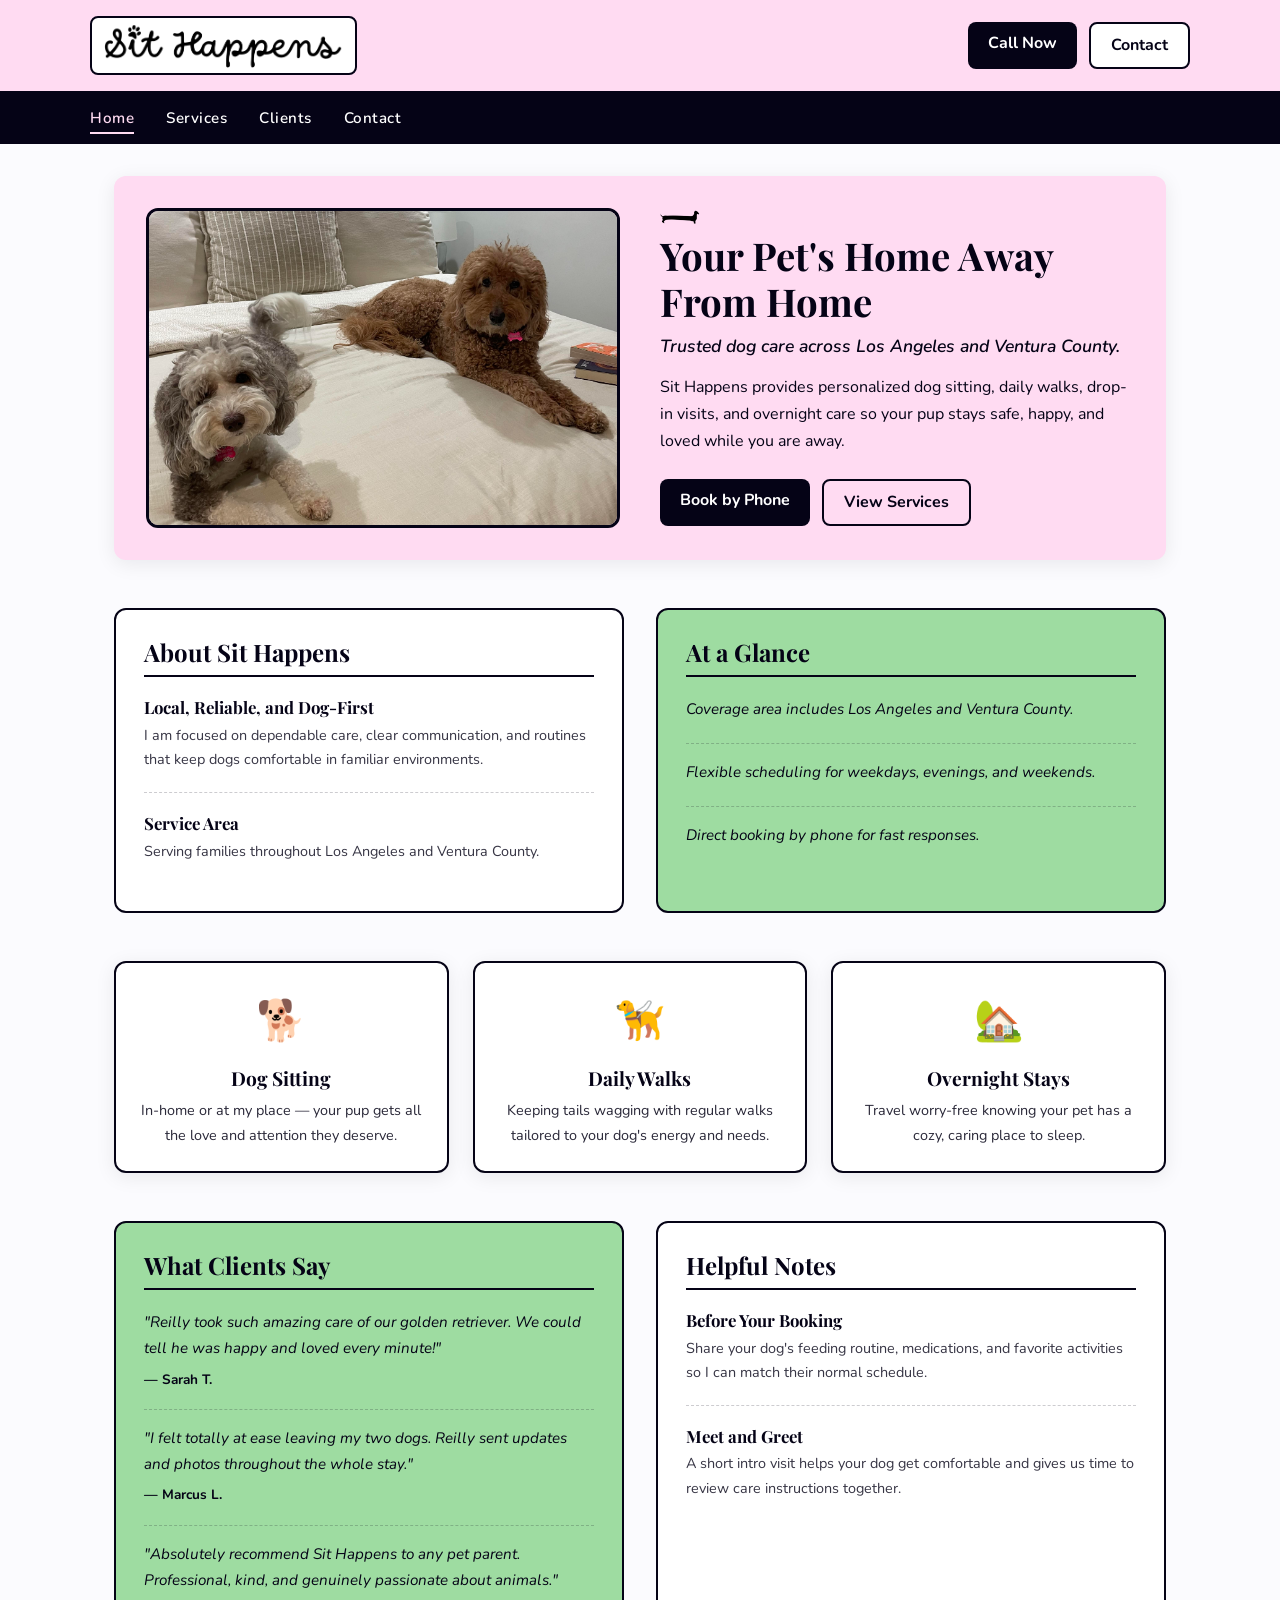
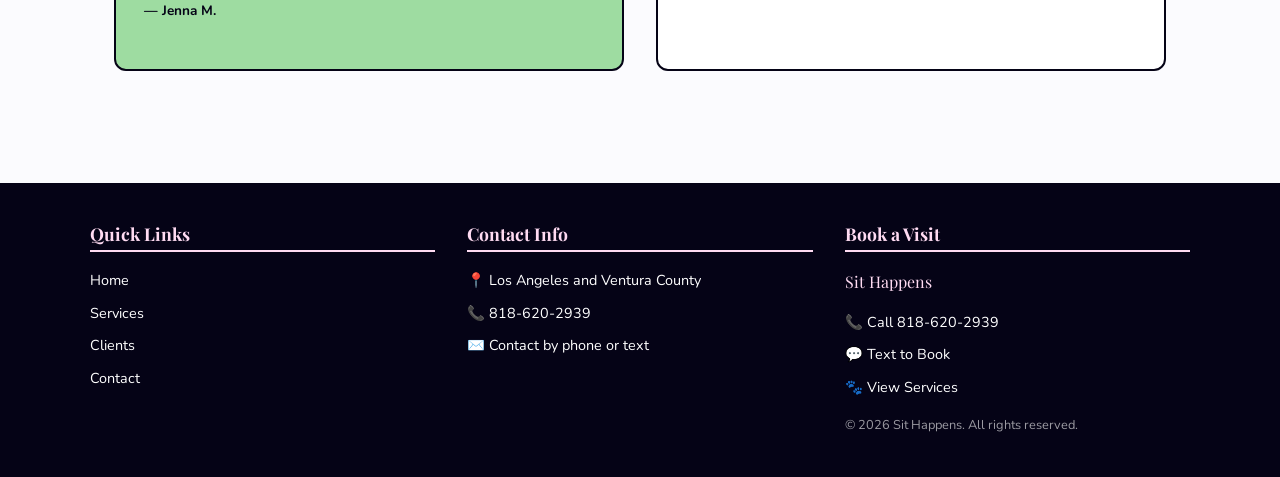
<file: index.html>
<!DOCTYPE html>
<html lang="en">
<head>
  <meta charset="UTF-8" />
  <meta name="viewport" content="width=device-width, initial-scale=1.0" />
  <meta name="description" content="Sit Happens dog sitting and pet care services in Los Angeles and Ventura County." />
  <meta name="keywords" content="dog sitting, pet care, Los Angeles dog sitter, Ventura County dog sitting" />
  <meta name="author" content="Reilly Kelly" />
  <title>Sit Happens | Professional Dog Sitting</title>
  <link rel="stylesheet" href="styles.css" />
  <link href="https://fonts.googleapis.com/css2?family=Playfair+Display:wght@400;700&family=Nunito:wght@400;600;700&display=swap" rel="stylesheet" />
</head>
<body>

  <!-- HEADER -->
  <header class="site-header">
    <div class="header-inner">
      <a class="logo" href="index.html" aria-label="Sit Happens Home">
        <img src="sit happens logo.png" alt="Sit Happens logo" class="logo-main" />
      </a>
      <nav class="header-nav">
        <a href="tel:8186202939" class="btn-primary">Call Now</a>
        <a href="#contact" class="btn-secondary">Contact</a>
      </nav>
    </div>
  </header>

  <!-- NAVIGATION -->
  <nav class="main-nav">
    <ul>
      <li><a href="#home" class="active">Home</a></li>
      <li><a href="services.html">Services</a></li>
      <li><a href="clients.html">Clients</a></li>
      <li><a href="contact.html">Contact</a></li>
    </ul>
  </nav>

  <!-- MAIN CONTENT -->
  <main>

    <!-- HERO SECTION -->
    <section class="hero" id="home">
      <div class="hero-image">
        <img
          id="heroSlide"
          src="bella and lexi.jpg"
          alt="Dogs cared for by Sit Happens"
          data-slides="bella and lexi.jpg"
          data-interval="3000"
        />
      </div>
      <div class="hero-text">
        <img src="dog logo.png" alt="Sit Happens secondary dog logo" class="hero-dog-logo" />
        <h1>Your Pet's Home Away From Home</h1>
        <p class="subheading">Trusted dog care across Los Angeles and Ventura County.</p>
        <p>Sit Happens provides personalized dog sitting, daily walks, drop-in visits, and overnight care so your pup stays safe, happy, and loved while you are away.</p>
        <div class="hero-buttons">
          <a href="tel:8186202939" class="btn-primary">Book by Phone</a>
          <a href="services.html" class="btn-outline">View Services</a>
        </div>
      </div>
    </section>

    <section class="two-col-section" id="about">
      <section class="blog-posts">
        <h2>About Sit Happens</h2>
        <article class="blog-item">
          <h4>Local, Reliable, and Dog-First</h4>
          <p>I am focused on dependable care, clear communication, and routines that keep dogs comfortable in familiar environments.</p>
        </article>
        <article class="blog-item">
          <h4>Service Area</h4>
          <p>Serving families throughout Los Angeles and Ventura County.</p>
        </article>
      </section>

      <section class="testimonials">
        <h2>At a Glance</h2>
        <ul>
          <li>
            <p>Coverage area includes Los Angeles and Ventura County.</p>
          </li>
          <li>
            <p>Flexible scheduling for weekdays, evenings, and weekends.</p>
          </li>
          <li>
            <p>Direct booking by phone for fast responses.</p>
          </li>
        </ul>
      </section>
    </section>

    <!-- FEATURES SECTION -->
    <section class="features" id="services">
      <div class="feature-card">
        <div class="feature-icon">🐕</div>
        <h3>Dog Sitting</h3>
        <p>In-home or at my place — your pup gets all the love and attention they deserve.</p>
      </div>
      <div class="feature-card">
        <div class="feature-icon">🦮</div>
        <h3>Daily Walks</h3>
        <p>Keeping tails wagging with regular walks tailored to your dog's energy and needs.</p>
      </div>
      <div class="feature-card">
        <div class="feature-icon">🏡</div>
        <h3>Overnight Stays</h3>
        <p>Travel worry-free knowing your pet has a cozy, caring place to sleep.</p>
      </div>
    </section>

    <!-- TESTIMONIALS + BLOG SECTION -->
    <div class="two-col-section" id="reviews">

      <!-- TESTIMONIALS -->
      <section class="testimonials">
        <h2>What Clients Say</h2>
        <ul>
          <li>
            <p>"Reilly took such amazing care of our golden retriever. We could tell he was happy and loved every minute!"</p>
            <span>— Sarah T.</span>
          </li>
          <li>
            <p>"I felt totally at ease leaving my two dogs. Reilly sent updates and photos throughout the whole stay."</p>
            <span>— Marcus L.</span>
          </li>
          <li>
            <p>"Absolutely recommend Sit Happens to any pet parent. Professional, kind, and genuinely passionate about animals."</p>
            <span>— Jenna M.</span>
          </li>
        </ul>
      </section>

      <!-- LATEST BLOG POSTS / UPDATES -->
      <section class="blog-posts">
        <h2>Helpful Notes</h2>
        <article class="blog-item">
          <h4>Before Your Booking</h4>
          <p>Share your dog's feeding routine, medications, and favorite activities so I can match their normal schedule.</p>
        </article>
        <article class="blog-item">
          <h4>Meet and Greet</h4>
          <p>A short intro visit helps your dog get comfortable and gives us time to review care instructions together.</p>
        </article>
      </section>

    </div>

  </main>

  <!-- FOOTER -->
  <footer class="site-footer" id="contact">
    <div class="footer-inner">

      <div class="footer-col">
        <h4>Quick Links</h4>
        <ul>
          <li><a href="#home">Home</a></li>
          <li><a href="services.html">Services</a></li>
          <li><a href="clients.html">Clients</a></li>
          <li><a href="contact.html">Contact</a></li>
        </ul>
      </div>

      <div class="footer-col">
        <h4>Contact Info</h4>
        <ul>
          <li>📍 Los Angeles and Ventura County</li>
          <li>📞 818-620-2939</li>
          <li>✉️ Contact by phone or text</li>
        </ul>
      </div>

      <div class="footer-col">
        <h4>Book a Visit</h4>
        <div class="footer-brand">
          <p class="footer-brand-text">Sit Happens</p>
        </div>
        <div class="social-links">
          <a href="tel:8186202939" aria-label="Call Sit Happens">📞 Call 818-620-2939</a>
          <a href="sms:8186202939" aria-label="Text Sit Happens">💬 Text to Book</a>
          <a href="services.html" aria-label="View services">🐾 View Services</a>
        </div>
        <p class="copyright">&copy; 2026 Sit Happens. All rights reserved.</p>
      </div>

    </div>
  </footer>

  <script>
    (function () {
      const slideImage = document.getElementById('heroSlide');
      if (!slideImage) return;

      const rawSlides = (slideImage.dataset.slides || '').trim();
      if (!rawSlides) return;

      const slides = rawSlides
        .split('|')
        .map((item) => item.trim())
        .filter(Boolean);

      if (slides.length < 2) return;

      let currentIndex = 0;
      const intervalMs = Number(slideImage.dataset.interval) || 3000;

      window.setInterval(function () {
        currentIndex = (currentIndex + 1) % slides.length;
        slideImage.src = slides[currentIndex];
      }, intervalMs);
    })();
  </script>

</body>
</html>
</file>
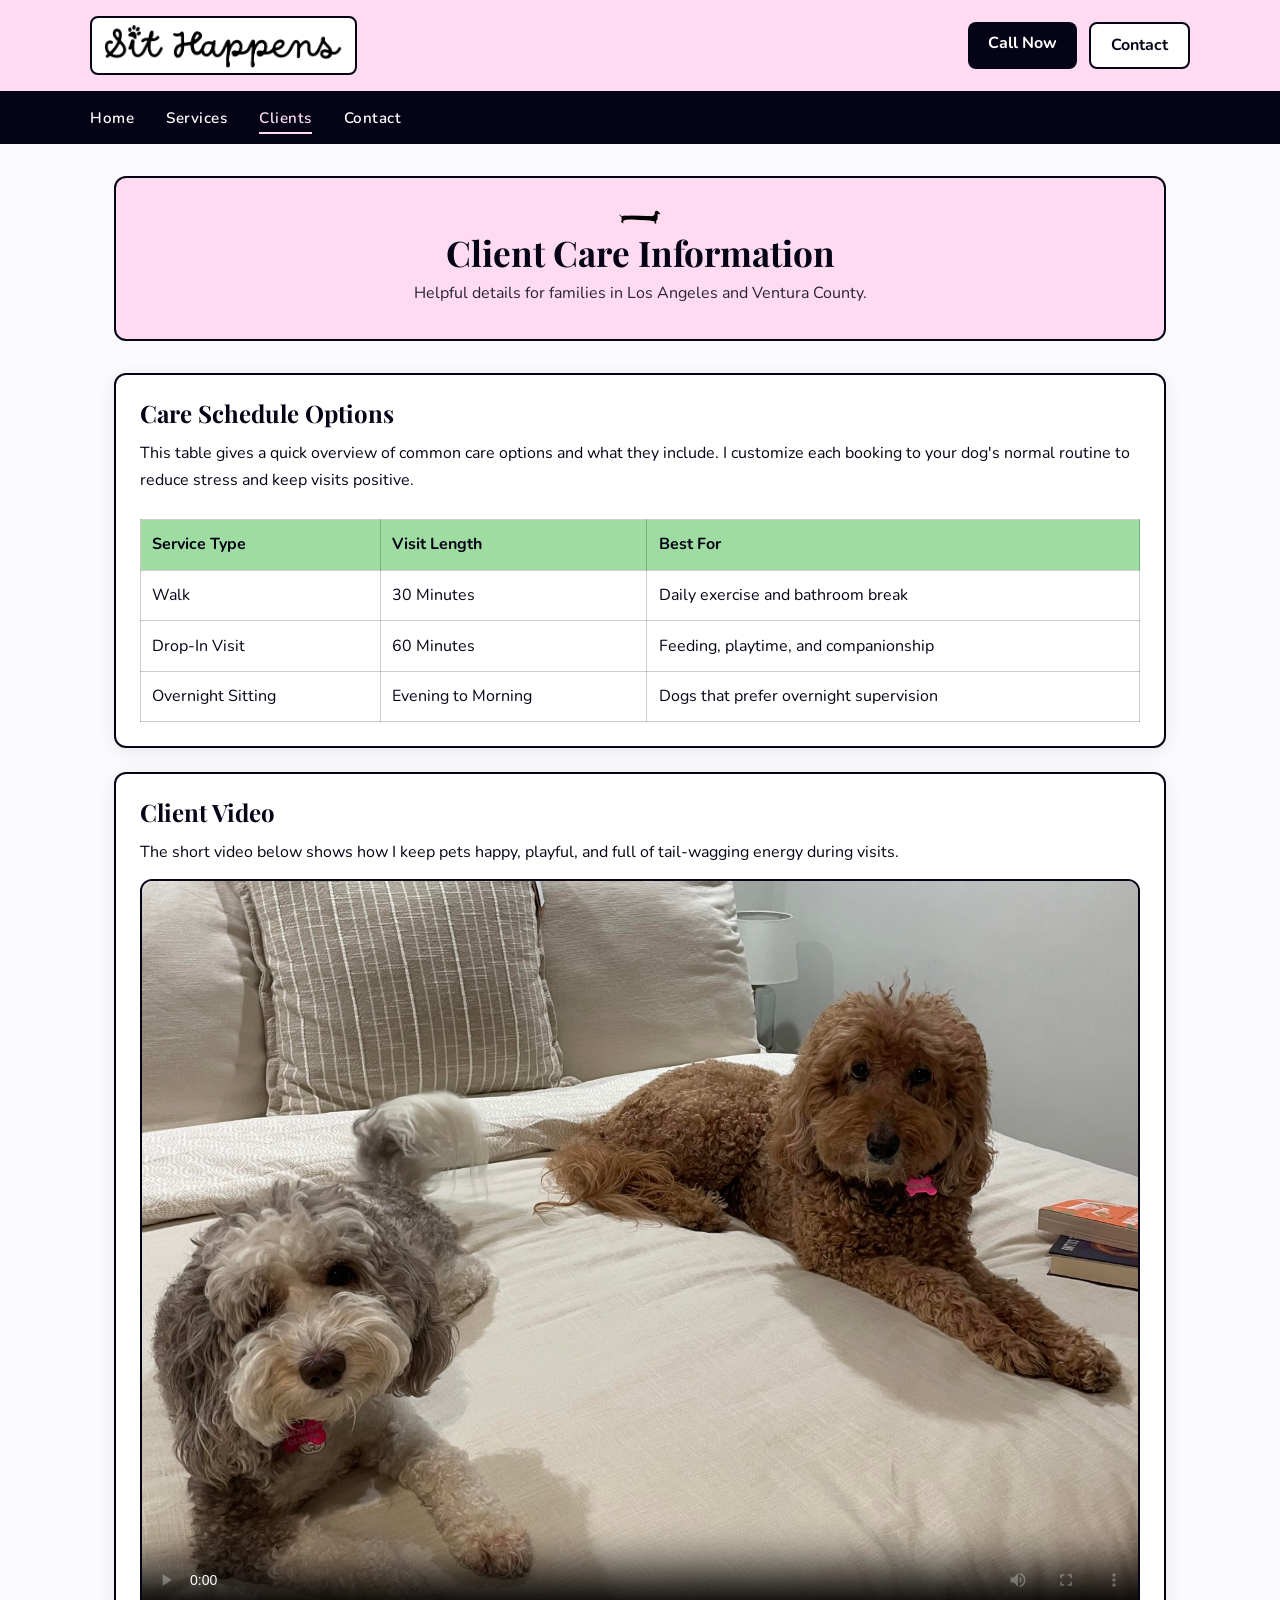
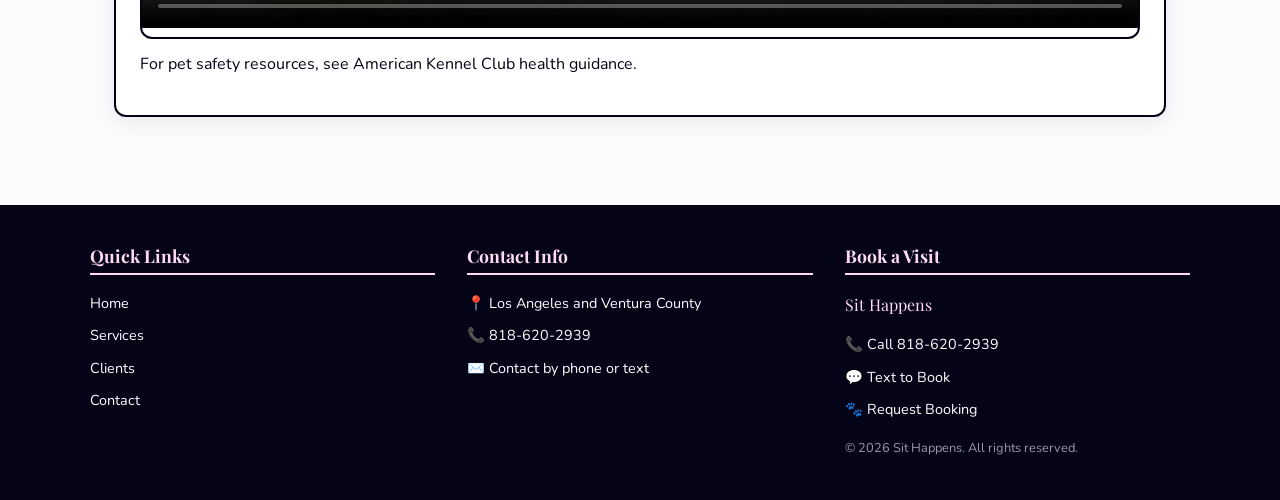
<file: clients.html>
<!DOCTYPE html>
<html lang="en">
<head>
  <meta charset="UTF-8" />
  <meta name="viewport" content="width=device-width, initial-scale=1.0" />
  <meta name="description" content="Client information, care schedule options, and a short care video from Sit Happens." />
  <meta name="keywords" content="dog care schedule, pet client info, dog sitting plans" />
  <meta name="author" content="Reilly Kelly" />
  <title>Clients | Sit Happens</title>
  <link rel="stylesheet" href="styles.css" />
  <link href="https://fonts.googleapis.com/css2?family=Playfair+Display:wght@400;700&family=Nunito:wght@400;600;700&display=swap" rel="stylesheet" />
</head>
<body>

  <header class="site-header">
    <div class="header-inner">
      <a class="logo" href="index.html" aria-label="Sit Happens Home">
        <img src="sit happens logo.png" alt="Sit Happens logo" class="logo-main" />
      </a>
      <nav class="header-nav">
        <a href="tel:8186202939" class="btn-primary">Call Now</a>
        <a href="contact.html" class="btn-secondary">Contact</a>
      </nav>
    </div>
  </header>

  <nav class="main-nav">
    <ul>
      <li><a href="index.html">Home</a></li>
      <li><a href="services.html">Services</a></li>
      <li><a href="clients.html" class="active">Clients</a></li>
      <li><a href="contact.html">Contact</a></li>
    </ul>
  </nav>

  <main class="subpage-main">
    <section class="subpage-hero">
      <img src="dog logo.png" alt="Sit Happens dog logo" class="page-hero-logo" />
      <h1>Client Care Information</h1>
      <p>Helpful details for families in Los Angeles and Ventura County.</p>
    </section>

    <section class="content-section">
      <h2>Care Schedule Options</h2>
      <p>
        This table gives a quick overview of common care options and what they include. I customize each booking
        to your dog's normal routine to reduce stress and keep visits positive.
      </p>

      <div class="table-wrap">
        <table class="info-table">
          <thead>
            <tr>
              <th>Service Type</th>
              <th>Visit Length</th>
              <th>Best For</th>
            </tr>
          </thead>
          <tbody>
            <tr>
              <td>Walk</td>
              <td>30 Minutes</td>
              <td>Daily exercise and bathroom break</td>
            </tr>
            <tr>
              <td>Drop-In Visit</td>
              <td>60 Minutes</td>
              <td>Feeding, playtime, and companionship</td>
            </tr>
            <tr>
              <td>Overnight Sitting</td>
              <td>Evening to Morning</td>
              <td>Dogs that prefer overnight supervision</td>
            </tr>
          </tbody>
        </table>
      </div>
    </section>

    <section class="content-section">
      <h2>Client Video</h2>
      <p>
        The short video below shows how I keep pets happy, playful, and full of tail-wagging energy during visits.
      </p>
      <div class="video-wrap">
        <video controls width="100%" poster="bella and lexi.jpg">
          <source src="dog video.mp4" type="video/mp4" />
          Your browser does not support the video tag.
        </video>
      </div>
      <p>
        For pet safety resources, see
        <a href="https://www.akc.org/expert-advice/health/" target="_blank" rel="noopener">American Kennel Club health guidance</a>.
      </p>
    </section>
  </main>

  <footer class="site-footer">
    <div class="footer-inner">
      <div class="footer-col">
        <h4>Quick Links</h4>
        <ul>
          <li><a href="index.html">Home</a></li>
          <li><a href="services.html">Services</a></li>
          <li><a href="clients.html">Clients</a></li>
          <li><a href="contact.html">Contact</a></li>
        </ul>
      </div>

      <div class="footer-col">
        <h4>Contact Info</h4>
        <ul>
          <li>📍 Los Angeles and Ventura County</li>
          <li>📞 818-620-2939</li>
          <li>✉️ Contact by phone or text</li>
        </ul>
      </div>

      <div class="footer-col">
        <h4>Book a Visit</h4>
        <div class="footer-brand">
          <p class="footer-brand-text">Sit Happens</p>
        </div>
        <div class="social-links">
          <a href="tel:8186202939">📞 Call 818-620-2939</a>
          <a href="sms:8186202939">💬 Text to Book</a>
          <a href="contact.html">🐾 Request Booking</a>
        </div>
        <p class="copyright">&copy; 2026 Sit Happens. All rights reserved.</p>
      </div>
    </div>
  </footer>

</body>
</html>
</file>
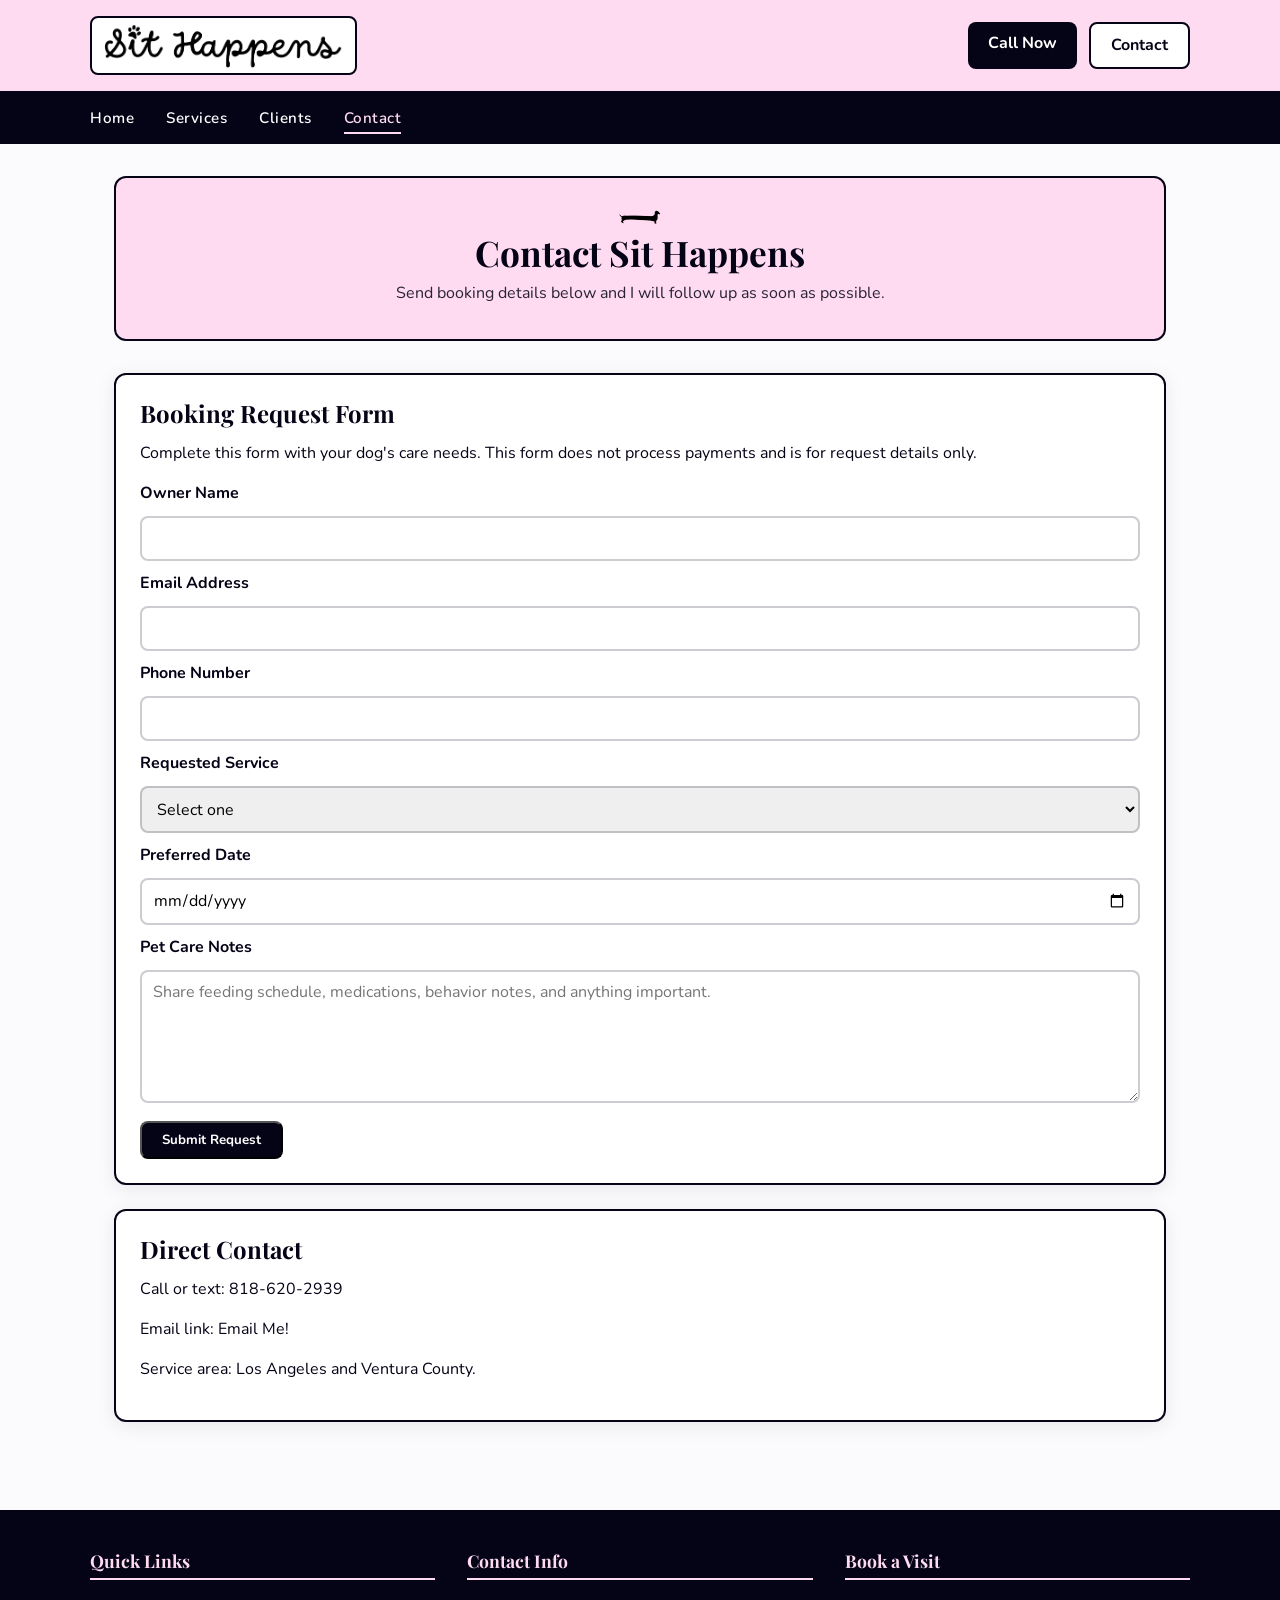
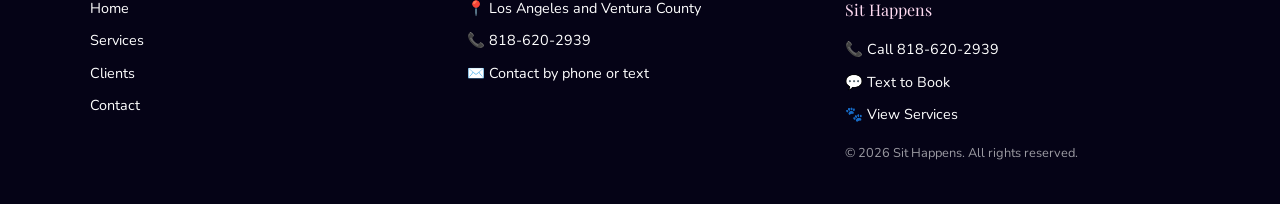
<file: contact.html>
<!DOCTYPE html>
<html lang="en">
<head>
  <meta charset="UTF-8" />
  <meta name="viewport" content="width=device-width, initial-scale=1.0" />
  <meta name="description" content="Contact Sit Happens to request dog sitting, walks, and drop-in services in Los Angeles and Ventura County." />
  <meta name="keywords" content="contact dog sitter, book dog sitting, Los Angeles pet care" />
  <meta name="author" content="Reilly Kelly" />
  <title>Contact | Sit Happens</title>
  <link rel="stylesheet" href="styles.css" />
  <link href="https://fonts.googleapis.com/css2?family=Playfair+Display:wght@400;700&family=Nunito:wght@400;600;700&display=swap" rel="stylesheet" />
</head>
<body>

  <header class="site-header">
    <div class="header-inner">
      <a class="logo" href="index.html" aria-label="Sit Happens Home">
        <img src="sit happens logo.png" alt="Sit Happens logo" class="logo-main" />
      </a>
      <nav class="header-nav">
        <a href="tel:8186202939" class="btn-primary">Call Now</a>
        <a href="contact.html" class="btn-secondary">Contact</a>
      </nav>
    </div>
  </header>

  <nav class="main-nav">
    <ul>
      <li><a href="index.html">Home</a></li>
      <li><a href="services.html">Services</a></li>
      <li><a href="clients.html">Clients</a></li>
      <li><a href="contact.html" class="active">Contact</a></li>
    </ul>
  </nav>

  <main class="subpage-main">
    <section class="subpage-hero">
      <img src="dog logo.png" alt="Sit Happens dog logo" class="page-hero-logo" />
      <h1>Contact Sit Happens</h1>
      <p>Send booking details below and I will follow up as soon as possible.</p>
    </section>

    <section class="content-section">
      <h2>Booking Request Form</h2>
      <p>
        Complete this form with your dog's care needs. This form does not process payments and is for request details only.
      </p>

      <form class="contact-form" action="#" method="post">
        <label for="owner-name">Owner Name</label>
        <input id="owner-name" name="owner-name" type="text" required />

        <label for="email-address">Email Address</label>
        <input id="email-address" name="email-address" type="email" required />

        <label for="phone-number">Phone Number</label>
        <input id="phone-number" name="phone-number" type="tel" required />

        <label for="service-type">Requested Service</label>
        <select id="service-type" name="service-type" required>
          <option value="">Select one</option>
          <option value="walks">Walks</option>
          <option value="drop-in">Drop-In Visits</option>
          <option value="pet-sitting">Pet Sitting</option>
          <option value="overnight">Overnight Stay</option>
        </select>

        <label for="service-date">Preferred Date</label>
        <input id="service-date" name="service-date" type="date" required />

        <label for="care-notes">Pet Care Notes</label>
        <textarea id="care-notes" name="care-notes" rows="5" placeholder="Share feeding schedule, medications, behavior notes, and anything important."></textarea>

        <button class="btn-primary" type="submit">Submit Request</button>
      </form>
    </section>

    <section class="content-section">
      <h2>Direct Contact</h2>
      <p>Call or text: <a href="tel:8186202939">818-620-2939</a></p>
      <p>
        Email link:
        <a href="https://mail.google.com/mail/?view=cm&fs=1&to=hello@sithappens.com" target="_blank" rel="noopener">Email Me!</a>
      </p>
      <p>Service area: Los Angeles and Ventura County.</p>
    </section>
  </main>

  <footer class="site-footer">
    <div class="footer-inner">
      <div class="footer-col">
        <h4>Quick Links</h4>
        <ul>
          <li><a href="index.html">Home</a></li>
          <li><a href="services.html">Services</a></li>
          <li><a href="clients.html">Clients</a></li>
          <li><a href="contact.html">Contact</a></li>
        </ul>
      </div>

      <div class="footer-col">
        <h4>Contact Info</h4>
        <ul>
          <li>📍 Los Angeles and Ventura County</li>
          <li>📞 818-620-2939</li>
          <li>✉️ Contact by phone or text</li>
        </ul>
      </div>

      <div class="footer-col">
        <h4>Book a Visit</h4>
        <div class="footer-brand">
          <p class="footer-brand-text">Sit Happens</p>
        </div>
        <div class="social-links">
          <a href="tel:8186202939">📞 Call 818-620-2939</a>
          <a href="sms:8186202939">💬 Text to Book</a>
          <a href="services.html">🐾 View Services</a>
        </div>
        <p class="copyright">&copy; 2026 Sit Happens. All rights reserved.</p>
      </div>
    </div>
  </footer>

</body>
</html>
</file>
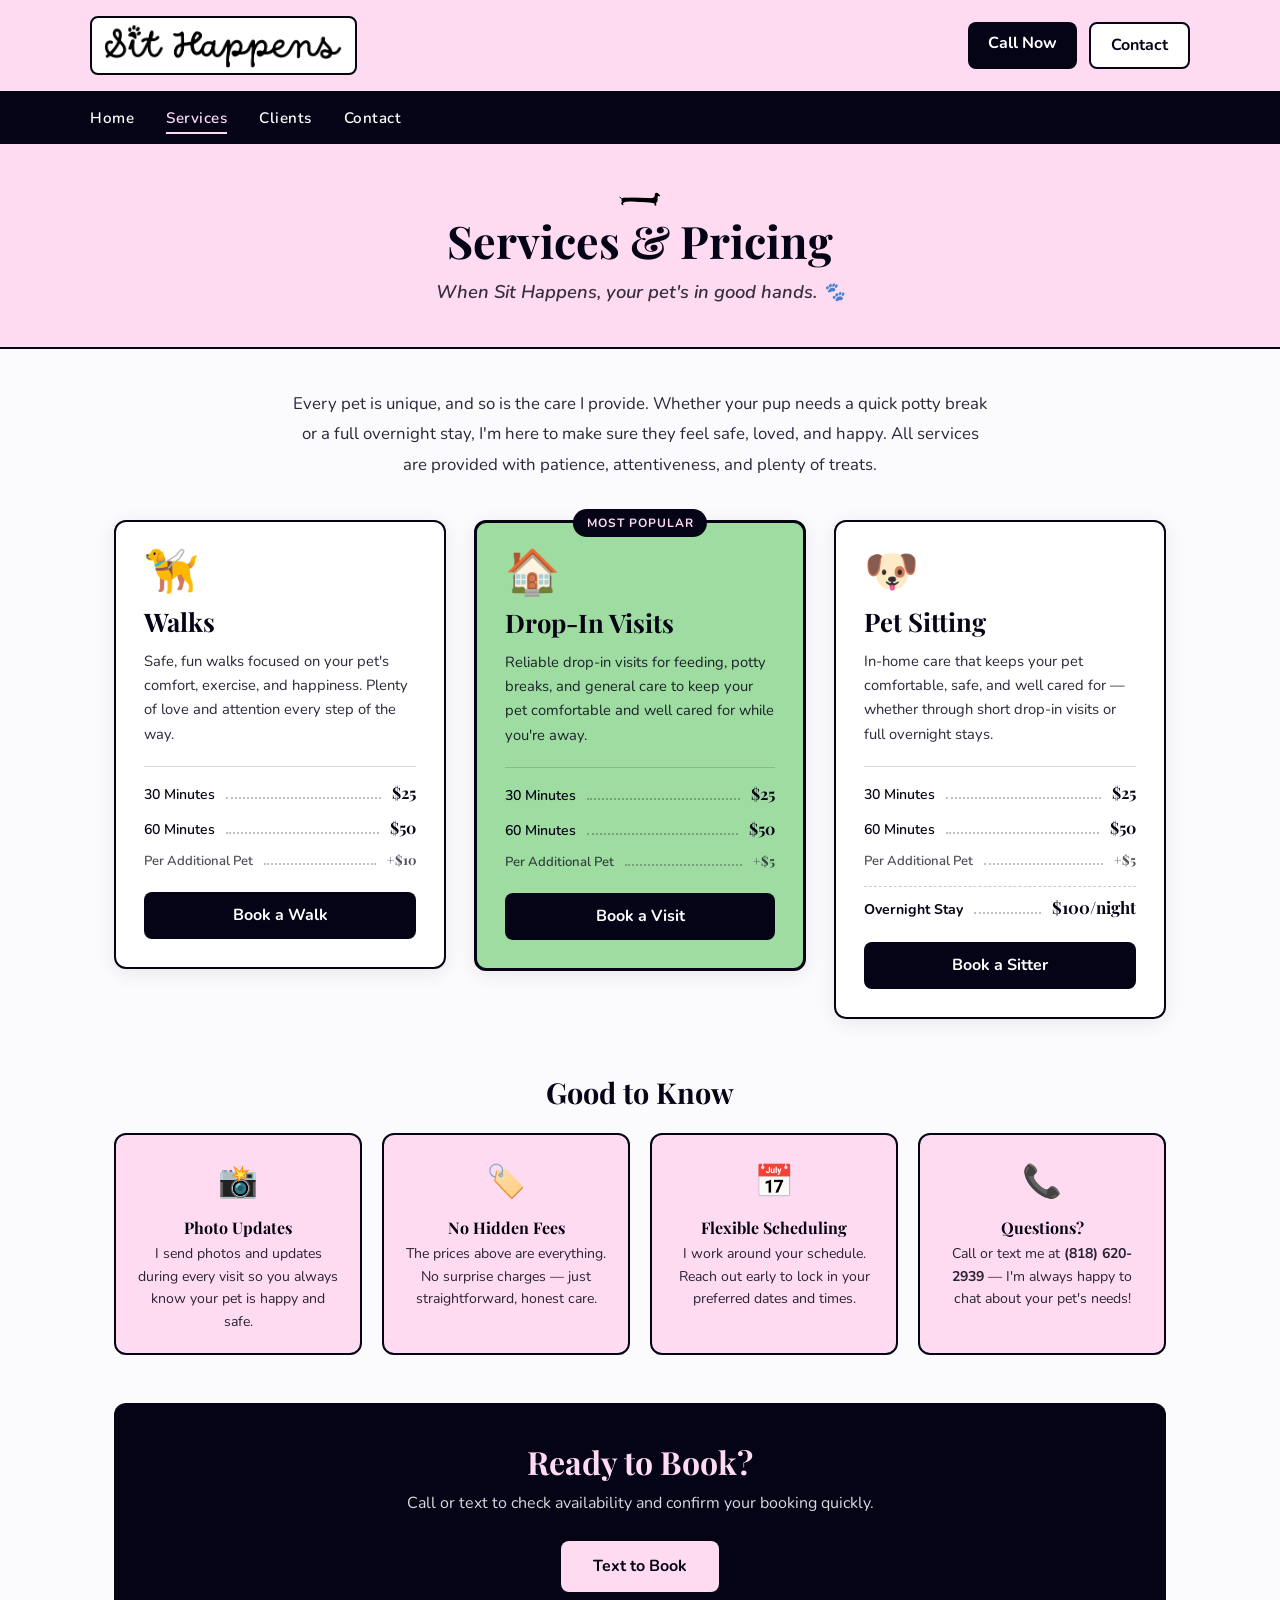
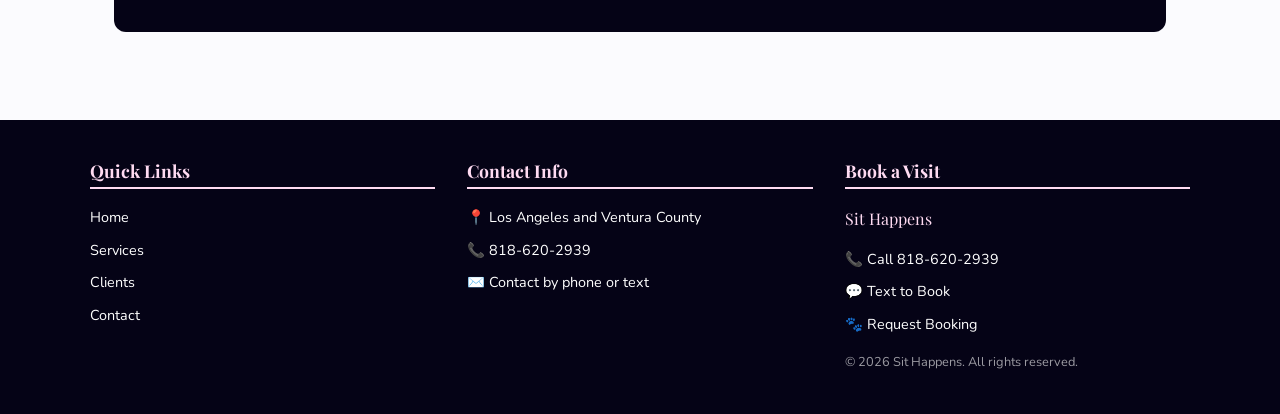
<file: services.html>
<!DOCTYPE html>
<html lang="en">
<head>
  <meta charset="UTF-8" />
  <meta name="viewport" content="width=device-width, initial-scale=1.0" />
  <meta name="description" content="Sit Happens service and pricing details for dog walking, drop-in visits, and overnight pet sitting." />
  <meta name="keywords" content="dog walking, drop-in visits, overnight pet sitting, pet care pricing" />
  <meta name="author" content="Reilly Kelly" />
  <title>Services | Sit Happens</title>
  <link rel="stylesheet" href="styles.css" />
  <link rel="stylesheet" href="services.css?v=2" />
  <link href="https://fonts.googleapis.com/css2?family=Playfair+Display:wght@400;700&family=Nunito:wght@400;600;700&display=swap" rel="stylesheet" />
</head>
<body>

  <!-- HEADER -->
  <header class="site-header">
    <div class="header-inner">
      <a class="logo" href="index.html" aria-label="Sit Happens Home">
        <img src="sit happens logo.png" alt="Sit Happens logo" class="logo-main" />
      </a>
      <nav class="header-nav">
        <a href="tel:8186202939" class="btn-primary">Call Now</a>
        <a href="index.html#contact" class="btn-secondary">Contact</a>
      </nav>
    </div>
  </header>

  <!-- NAVIGATION -->
  <nav class="main-nav">
    <ul>
      <li><a href="index.html">Home</a></li>
      <li><a href="services.html" class="active">Services</a></li>
      <li><a href="clients.html">Clients</a></li>
      <li><a href="contact.html">Contact</a></li>
    </ul>
  </nav>

  <!-- PAGE HERO -->
  <section class="page-hero">
    <img src="dog logo.png" alt="Sit Happens secondary dog logo" class="page-hero-logo" />
    <h1>Services &amp; Pricing</h1>
    <p>When Sit Happens, your pet's in good hands. 🐾</p>
  </section>

  <main class="services-main">

    <!-- INTRO NOTE -->
    <p class="services-intro">
      Every pet is unique, and so is the care I provide. Whether your pup needs a quick potty break or a full overnight stay, I'm here to make sure they feel safe, loved, and happy. All services are provided with patience, attentiveness, and plenty of treats.
    </p>

    <!-- SERVICE CARDS -->
    <div class="services-grid">

      <!-- WALKS -->
      <div class="service-card">
        <div class="service-icon">🦮</div>
        <h2>Walks</h2>
        <p class="service-desc">Safe, fun walks focused on your pet's comfort, exercise, and happiness. Plenty of love and attention every step of the way.</p>
        <div class="pricing-table">
          <div class="price-row">
            <span class="price-label">30 Minutes</span>
            <span class="price-dots"></span>
            <span class="price-amount">$25</span>
          </div>
          <div class="price-row">
            <span class="price-label">60 Minutes</span>
            <span class="price-dots"></span>
            <span class="price-amount">$50</span>
          </div>
          <div class="price-row additional">
            <span class="price-label">Per Additional Pet</span>
            <span class="price-dots"></span>
            <span class="price-amount">+$10</span>
          </div>
        </div>
        <a href="tel:8186202939" class="btn-primary service-cta">Book a Walk</a>
      </div>

      <!-- DROP-IN VISITS -->
      <div class="service-card featured">
        <div class="service-badge">Most Popular</div>
        <div class="service-icon">🏠</div>
        <h2>Drop-In Visits</h2>
        <p class="service-desc">Reliable drop-in visits for feeding, potty breaks, and general care to keep your pet comfortable and well cared for while you're away.</p>
        <div class="pricing-table">
          <div class="price-row">
            <span class="price-label">30 Minutes</span>
            <span class="price-dots"></span>
            <span class="price-amount">$25</span>
          </div>
          <div class="price-row">
            <span class="price-label">60 Minutes</span>
            <span class="price-dots"></span>
            <span class="price-amount">$50</span>
          </div>
          <div class="price-row additional">
            <span class="price-label">Per Additional Pet</span>
            <span class="price-dots"></span>
            <span class="price-amount">+$5</span>
          </div>
        </div>
        <a href="tel:8186202939" class="btn-primary service-cta">Book a Visit</a>
      </div>

      <!-- PET SITTING -->
      <div class="service-card">
        <div class="service-icon">🐶</div>
        <h2>Pet Sitting</h2>
        <p class="service-desc">In-home care that keeps your pet comfortable, safe, and well cared for — whether through short drop-in visits or full overnight stays.</p>
        <div class="pricing-table">
          <div class="price-row">
            <span class="price-label">30 Minutes</span>
            <span class="price-dots"></span>
            <span class="price-amount">$25</span>
          </div>
          <div class="price-row">
            <span class="price-label">60 Minutes</span>
            <span class="price-dots"></span>
            <span class="price-amount">$50</span>
          </div>
          <div class="price-row additional">
            <span class="price-label">Per Additional Pet</span>
            <span class="price-dots"></span>
            <span class="price-amount">+$5</span>
          </div>
          <div class="price-row overnight">
            <span class="price-label">Overnight Stay</span>
            <span class="price-dots"></span>
            <span class="price-amount">$100/night</span>
          </div>
        </div>
        <a href="tel:8186202939" class="btn-primary service-cta">Book a Sitter</a>
      </div>

    </div>

    <!-- FAQ / NOTES SECTION -->
    <section class="service-notes">
      <h2>Good to Know</h2>
      <div class="notes-grid">
        <div class="note-item">
          <span class="note-icon">📸</span>
          <h4>Photo Updates</h4>
          <p>I send photos and updates during every visit so you always know your pet is happy and safe.</p>
        </div>
        <div class="note-item">
          <span class="note-icon">🏷️</span>
          <h4>No Hidden Fees</h4>
          <p>The prices above are everything. No surprise charges — just straightforward, honest care.</p>
        </div>
        <div class="note-item">
          <span class="note-icon">📅</span>
          <h4>Flexible Scheduling</h4>
          <p>I work around your schedule. Reach out early to lock in your preferred dates and times.</p>
        </div>
        <div class="note-item">
          <span class="note-icon">📞</span>
          <h4>Questions?</h4>
          <p>Call or text me at <strong>(818) 620-2939</strong> — I'm always happy to chat about your pet's needs!</p>
        </div>
      </div>
    </section>

    <!-- CALL TO ACTION BANNER -->
    <section class="cta-banner">
      <h2>Ready to Book?</h2>
      <p>Call or text to check availability and confirm your booking quickly.</p>
      <a href="sms:8186202939" class="btn-primary">Text to Book</a>
    </section>

  </main>

  <!-- FOOTER -->
  <footer class="site-footer">
    <div class="footer-inner">
      <div class="footer-col">
        <h4>Quick Links</h4>
        <ul>
          <li><a href="index.html">Home</a></li>
          <li><a href="services.html">Services</a></li>
          <li><a href="clients.html">Clients</a></li>
          <li><a href="contact.html">Contact</a></li>
        </ul>
      </div>
      <div class="footer-col">
        <h4>Contact Info</h4>
        <ul>
          <li>📍 Los Angeles and Ventura County</li>
          <li>📞 818-620-2939</li>
          <li>✉️ Contact by phone or text</li>
        </ul>
      </div>
      <div class="footer-col">
        <h4>Book a Visit</h4>
        <div class="footer-brand">
          <p class="footer-brand-text">Sit Happens</p>
        </div>
        <div class="social-links">
          <a href="tel:8186202939">📞 Call 818-620-2939</a>
          <a href="sms:8186202939">💬 Text to Book</a>
          <a href="contact.html">🐾 Request Booking</a>
        </div>
        <p class="copyright">&copy; 2026 Sit Happens. All rights reserved.</p>
      </div>
    </div>
  </footer>

</body>
</html>
</file>
<file: styles.css>
/* ============================================
   Sit Happens - Main Stylesheet
   CIS 300 | Reilly Kelly | rfkelly
   ============================================ */

/* ---- CSS VARIABLES (from realtimecolors.com) ---- */
:root {
  --text: #050316;
  --background: #fbfbfe;
  --primary: #ffdbf2;
  --secondary: #9edca1;
  --accent: #ffffff;

  /* Additional custom variables */
  --font-display: 'Playfair Display', serif;
  --font-body: 'Nunito', sans-serif;
  --shadow: 0 4px 20px rgba(5, 3, 22, 0.08);
  --radius: 12px;
  --max-width: 1100px;
}

/* ---- RESET & BASE ---- */
*, *::before, *::after {
  box-sizing: border-box;
  margin: 0;
  padding: 0;
}

body {
  font-family: var(--font-body);
  background-color: var(--background);
  color: var(--text);
  line-height: 1.7;
  font-size: 1rem;
}

a {
  color: inherit;
  text-decoration: none;
}

ul {
  list-style: none;
}

img {
  max-width: 100%;
  display: block;
  border-radius: var(--radius);
}

h1, h2, h3, h4 {
  font-family: var(--font-display);
  line-height: 1.2;
}

/* ---- HEADER ---- */
.site-header {
  background-color: var(--primary);
  padding: 1rem 2rem;
  border-bottom: 2px solid var(--text);
}

.header-inner {
  max-width: var(--max-width);
  margin: 0 auto;
  display: flex;
  align-items: center;
  justify-content: space-between;
}

.logo {
  border: 2px solid var(--text);
  padding: 0.35rem 0.75rem;
  border-radius: 8px;
  background: var(--accent);
  display: inline-flex;
  align-items: center;
}

.logo-main {
  height: 44px;
  width: auto;
  display: block;
}

.header-nav {
  display: flex;
  gap: 0.75rem;
}

/* ---- BUTTONS ---- */
.btn-primary {
  background-color: var(--text);
  color: var(--accent);
  padding: 0.5rem 1.25rem;
  border-radius: 8px;
  font-weight: 700;
  font-family: var(--font-body);
  transition: opacity 0.2s;
  display: inline-block;
}

.btn-primary:hover {
  opacity: 0.85;
}

.btn-secondary {
  background-color: var(--accent);
  color: var(--text);
  padding: 0.5rem 1.25rem;
  border-radius: 8px;
  border: 2px solid var(--text);
  font-weight: 700;
  font-family: var(--font-body);
  transition: background-color 0.2s;
  display: inline-block;
}

.btn-secondary:hover {
  background-color: var(--secondary);
}

.btn-outline {
  background-color: transparent;
  color: var(--text);
  padding: 0.5rem 1.25rem;
  border-radius: 8px;
  border: 2px solid var(--text);
  font-weight: 700;
  font-family: var(--font-body);
  transition: background-color 0.2s;
  display: inline-block;
}

.btn-outline:hover {
  background-color: var(--secondary);
}

/* ---- NAVIGATION ---- */
.main-nav {
  background-color: var(--text);
  padding: 0.75rem 2rem;
}

.main-nav ul {
  max-width: var(--max-width);
  margin: 0 auto;
  display: flex;
  gap: 2rem;
  flex-wrap: wrap;
}

.main-nav a {
  color: var(--accent);
  font-weight: 600;
  font-size: 0.95rem;
  letter-spacing: 0.5px;
  padding: 0.25rem 0;
  border-bottom: 2px solid transparent;
  transition: border-color 0.2s;
}

.main-nav a:hover,
.main-nav a.active {
  border-bottom: 2px solid var(--primary);
  color: var(--primary);
}

.subpage-main {
  max-width: var(--max-width);
  margin: 0 auto;
  padding: 2rem 1.5rem;
}

.subpage-hero {
  background-color: var(--primary);
  border: 2px solid var(--text);
  border-radius: var(--radius);
  text-align: center;
  padding: 2rem 1.25rem;
  margin-bottom: 2rem;
}

.subpage-hero h1 {
  font-size: 2.2rem;
  margin-bottom: 0.35rem;
}

.subpage-hero p {
  font-size: 1rem;
  opacity: 0.85;
}

.page-hero-logo {
  width: 44px;
  height: auto;
  margin: 0 auto 0.45rem;
  display: block;
}

.content-section {
  background-color: var(--accent);
  border: 2px solid var(--text);
  border-radius: var(--radius);
  padding: 1.5rem;
  margin-bottom: 1.5rem;
  box-shadow: var(--shadow);
}

.content-section h2 {
  margin-bottom: 0.75rem;
}

.content-section p {
  margin-bottom: 0.8rem;
}

.table-wrap {
  overflow-x: auto;
}

.info-table {
  width: 100%;
  border-collapse: collapse;
  margin-top: 0.75rem;
}

.info-table th,
.info-table td {
  border: 1px solid rgba(5, 3, 22, 0.2);
  padding: 0.7rem;
  text-align: left;
}

.info-table th {
  background-color: var(--secondary);
}

.video-wrap {
  border: 2px solid var(--text);
  border-radius: var(--radius);
  overflow: hidden;
  margin: 0.75rem 0;
}

.contact-form {
  display: grid;
  gap: 0.55rem;
}

.contact-form label {
  font-weight: 700;
}

.contact-form input,
.contact-form select,
.contact-form textarea {
  width: 100%;
  border: 2px solid rgba(5, 3, 22, 0.2);
  border-radius: 8px;
  padding: 0.6rem 0.7rem;
  font-family: var(--font-body);
  font-size: 1rem;
}

.contact-form .btn-primary {
  margin-top: 0.6rem;
  width: fit-content;
}

.contact-photo {
  width: 100%;
  max-width: 520px;
  border: 2px solid var(--text);
}

/* ---- MAIN / HERO ---- */
main {
  max-width: var(--max-width);
  margin: 0 auto;
  padding: 2rem 1.5rem;
}

.hero {
  display: grid;
  grid-template-columns: 1fr 1fr;
  gap: 2.5rem;
  align-items: center;
  margin-bottom: 3rem;
  padding: 2rem;
  background-color: var(--primary);
  border-radius: var(--radius);
  box-shadow: var(--shadow);
}

.hero-image img {
  width: 100%;
  height: 320px;
  object-fit: cover;
  border-radius: var(--radius);
  border: 3px solid var(--text);
  /* Placeholder style until you add your own photo */
  background: linear-gradient(135deg, var(--secondary), var(--primary));
  min-height: 280px;
}

.hero-text h1 {
  font-size: 2.4rem;
  margin-bottom: 0.5rem;
  color: var(--text);
}

.hero-dog-logo {
  width: 40px;
  height: auto;
  margin-bottom: 0.5rem;
}

.hero-text .subheading {
  font-size: 1.1rem;
  font-weight: 600;
  color: var(--text);
  margin-bottom: 0.75rem;
  font-style: italic;
}

.hero-text p {
  margin-bottom: 1.5rem;
  color: var(--text);
}

.hero-buttons {
  display: flex;
  gap: 0.75rem;
  flex-wrap: wrap;
}

/* ---- FEATURES ---- */
.features {
  display: grid;
  grid-template-columns: repeat(3, 1fr);
  gap: 1.5rem;
  margin-bottom: 3rem;
}

.feature-card {
  background-color: var(--accent);
  border: 2px solid var(--text);
  border-radius: var(--radius);
  padding: 1.5rem;
  text-align: center;
  box-shadow: var(--shadow);
  transition: transform 0.2s, box-shadow 0.2s;
}

.feature-card:hover {
  transform: translateY(-4px);
  box-shadow: 0 8px 30px rgba(5, 3, 22, 0.12);
}

.feature-icon {
  font-size: 2.5rem;
  margin-bottom: 0.75rem;
}

.feature-card h3 {
  font-size: 1.2rem;
  margin-bottom: 0.5rem;
  color: var(--text);
}

.feature-card p {
  font-size: 0.9rem;
  color: var(--text);
  opacity: 0.85;
}

/* ---- TWO COLUMN SECTION ---- */
.two-col-section {
  display: grid;
  grid-template-columns: 1fr 1fr;
  gap: 2rem;
  margin-bottom: 3rem;
}

/* ---- TESTIMONIALS ---- */
.testimonials {
  background-color: var(--secondary);
  border-radius: var(--radius);
  padding: 1.75rem;
  border: 2px solid var(--text);
}

.testimonials h2 {
  font-size: 1.5rem;
  margin-bottom: 1.25rem;
  padding-bottom: 0.5rem;
  border-bottom: 2px solid var(--text);
}

.testimonials li {
  margin-bottom: 1rem;
  padding-bottom: 1rem;
  border-bottom: 1px dashed rgba(5, 3, 22, 0.2);
}

.testimonials li:last-child {
  border-bottom: none;
  margin-bottom: 0;
}

.testimonials p {
  font-style: italic;
  font-size: 0.95rem;
  margin-bottom: 0.25rem;
}

.testimonials span {
  font-weight: 700;
  font-size: 0.85rem;
}

/* ---- BLOG POSTS ---- */
.blog-posts {
  background-color: var(--accent);
  border-radius: var(--radius);
  padding: 1.75rem;
  border: 2px solid var(--text);
}

.blog-posts h2 {
  font-size: 1.5rem;
  margin-bottom: 1.25rem;
  padding-bottom: 0.5rem;
  border-bottom: 2px solid var(--text);
}

.blog-item {
  margin-bottom: 1.25rem;
  padding-bottom: 1.25rem;
  border-bottom: 1px dashed rgba(5, 3, 22, 0.2);
}

.blog-item:last-child {
  border-bottom: none;
  margin-bottom: 0;
}

.blog-item h4 {
  font-family: var(--font-display);
  font-size: 1.05rem;
  margin-bottom: 0.35rem;
}

.blog-item h4 a:hover {
  text-decoration: underline;
}

.blog-item p {
  font-size: 0.9rem;
  opacity: 0.8;
}

/* ---- FOOTER ---- */
.site-footer {
  background-color: var(--text);
  color: var(--accent);
  padding: 2.5rem 2rem;
  margin-top: 2rem;
}

.footer-inner {
  max-width: var(--max-width);
  margin: 0 auto;
  display: grid;
  grid-template-columns: repeat(3, 1fr);
  gap: 2rem;
}

.footer-col h4 {
  font-family: var(--font-display);
  font-size: 1.1rem;
  margin-bottom: 1rem;
  padding-bottom: 0.4rem;
  border-bottom: 2px solid var(--primary);
  color: var(--primary);
}

.footer-col ul li {
  margin-bottom: 0.5rem;
  font-size: 0.9rem;
}

.footer-col ul a:hover {
  color: var(--primary);
  text-decoration: underline;
}

.social-links {
  display: flex;
  flex-direction: column;
  gap: 0.5rem;
  margin-bottom: 1rem;
}

.footer-brand {
  display: flex;
  align-items: center;
  gap: 0.6rem;
  margin-bottom: 0.9rem;
}

.footer-dog-logo {
  width: 28px;
  height: 28px;
  object-fit: contain;
}

.footer-brand-text {
  font-family: var(--font-display);
  font-size: 1rem;
  color: var(--primary);
}

.social-links a {
  font-size: 0.9rem;
  transition: color 0.2s;
}

.social-links a:hover {
  color: var(--secondary);
}

.copyright {
  font-size: 0.8rem;
  opacity: 0.6;
  margin-top: 0.5rem;
}

/* ---- RESPONSIVE ---- */
@media (max-width: 768px) {
  .hero {
    grid-template-columns: 1fr;
  }

  .features {
    grid-template-columns: 1fr;
  }

  .two-col-section {
    grid-template-columns: 1fr;
  }

  .footer-inner {
    grid-template-columns: 1fr;
  }

  .header-inner {
    flex-direction: column;
    gap: 1rem;
    text-align: center;
  }

  .logo-main {
    height: 38px;
  }

  .main-nav ul {
    justify-content: center;
    gap: 1rem;
  }

  .subpage-hero h1 {
    font-size: 1.8rem;
  }
}

/* ============================================
   Services Page Styles
   Consolidated into styles.css for CIS300
   ============================================ */

/* PAGE HERO */
.page-hero {
  background-color: var(--primary);
  text-align: center;
  padding: 3rem 2rem 2.5rem;
  border-bottom: 2px solid var(--text);
}

.page-hero-logo {
  width: 42px;
  height: auto;
  margin: 0 auto 0.5rem;
}

.page-hero h1 {
  font-size: 2.8rem;
  margin-bottom: 0.5rem;
}

.page-hero p {
  font-size: 1.15rem;
  font-style: italic;
  font-weight: 600;
  opacity: 0.8;
}

/* MAIN WRAPPER */
.services-main {
  max-width: var(--max-width);
  margin: 0 auto;
  padding: 2.5rem 1.5rem;
}

/* INTRO TEXT */
.services-intro {
  text-align: center;
  max-width: 700px;
  margin: 0 auto 2.5rem;
  font-size: 1.05rem;
  line-height: 1.8;
  color: var(--text);
  opacity: 0.85;
}

/* SERVICE CARDS GRID */
.services-grid {
  display: grid;
  grid-template-columns: repeat(3, 1fr);
  gap: 1.75rem;
  margin-bottom: 3.5rem;
  align-items: start;
}

.service-card {
  background-color: var(--accent);
  border: 2px solid var(--text);
  border-radius: var(--radius);
  padding: 1.75rem;
  position: relative;
  box-shadow: var(--shadow);
  transition: transform 0.25s, box-shadow 0.25s;
  display: flex;
  flex-direction: column;
  gap: 0.75rem;
}

.service-card:hover {
  transform: translateY(-6px);
  box-shadow: 0 12px 36px rgba(5, 3, 22, 0.14);
}

/* Featured card gets the secondary (green) accent */
.service-card.featured {
  background-color: var(--secondary);
  border-width: 3px;
}

.service-badge {
  position: absolute;
  top: -14px;
  left: 50%;
  transform: translateX(-50%);
  background-color: var(--text);
  color: var(--primary);
  font-family: var(--font-body);
  font-size: 0.75rem;
  font-weight: 700;
  letter-spacing: 1px;
  text-transform: uppercase;
  padding: 0.25rem 0.85rem;
  border-radius: 20px;
  white-space: nowrap;
}

.service-icon {
  font-size: 2.75rem;
  line-height: 1;
}

.service-card h2 {
  font-size: 1.6rem;
  color: var(--text);
}

.service-desc {
  font-size: 0.92rem;
  line-height: 1.65;
  color: var(--text);
  opacity: 0.85;
  margin-bottom: 0.5rem;
}

/* PRICING TABLE */
.pricing-table {
  border-top: 1px solid rgba(5, 3, 22, 0.15);
  padding-top: 0.75rem;
  display: flex;
  flex-direction: column;
  gap: 0.45rem;
  margin-bottom: 0.5rem;
}

.price-row {
  display: flex;
  align-items: baseline;
  gap: 0.35rem;
}

.price-label {
  font-size: 0.88rem;
  font-weight: 600;
  white-space: nowrap;
  color: var(--text);
}

.price-dots {
  flex: 1;
  border-bottom: 2px dotted rgba(5, 3, 22, 0.25);
  margin: 0 0.35rem;
  margin-bottom: 3px;
}

.price-amount {
  font-family: var(--font-display);
  font-size: 1rem;
  font-weight: 700;
  white-space: nowrap;
  color: var(--text);
}

.price-row.additional .price-label,
.price-row.additional .price-amount {
  opacity: 0.7;
  font-size: 0.82rem;
}

.price-row.overnight {
  margin-top: 0.4rem;
  padding-top: 0.4rem;
  border-top: 1px dashed rgba(5, 3, 22, 0.2);
}

.price-row.overnight .price-label,
.price-row.overnight .price-amount {
  font-weight: 700;
  color: var(--text);
}

.price-row.overnight .price-amount {
  font-size: 1.05rem;
}

/* CTA BUTTON inside card */
.service-cta {
  margin-top: auto;
  text-align: center;
  padding: 0.6rem 1.25rem;
  border-radius: 8px;
}

/* GOOD TO KNOW SECTION */
.service-notes {
  margin-bottom: 3rem;
}

.service-notes h2 {
  font-size: 1.8rem;
  text-align: center;
  margin-bottom: 1.5rem;
}

.notes-grid {
  display: grid;
  grid-template-columns: repeat(4, 1fr);
  gap: 1.25rem;
}

.note-item {
  background-color: var(--primary);
  border: 2px solid var(--text);
  border-radius: var(--radius);
  padding: 1.25rem;
  text-align: center;
}

.note-icon {
  font-size: 2rem;
  display: block;
  margin-bottom: 0.5rem;
}

.note-item h4 {
  font-size: 1rem;
  margin-bottom: 0.4rem;
}

.note-item p {
  font-size: 0.88rem;
  line-height: 1.6;
  opacity: 0.85;
}

/* CTA BANNER */
.cta-banner {
  background-color: var(--text);
  color: var(--accent);
  border-radius: var(--radius);
  padding: 2.5rem;
  text-align: center;
  margin-bottom: 1rem;
}

.cta-banner h2 {
  font-size: 2rem;
  color: var(--primary);
  margin-bottom: 0.5rem;
}

.cta-banner p {
  margin-bottom: 1.5rem;
  opacity: 0.85;
}

.cta-banner .btn-primary {
  background-color: var(--primary);
  color: var(--text);
  font-size: 1rem;
  padding: 0.75rem 2rem;
}

.cta-banner .btn-primary:hover {
  opacity: 0.9;
}

/* SERVICES RESPONSIVE */
@media (max-width: 900px) {
  .services-grid {
    grid-template-columns: 1fr;
    max-width: 480px;
    margin-left: auto;
    margin-right: auto;
  }

  .notes-grid {
    grid-template-columns: repeat(2, 1fr);
  }
}

@media (max-width: 600px) {
  .notes-grid {
    grid-template-columns: 1fr;
  }

  .page-hero h1 {
    font-size: 2rem;
  }
}
</file>
<file: services.css>
/* ============================================
   Sit Happens - Services Page Styles
   Dedicated page stylesheet for services layout
   ============================================ */

/* PAGE HERO */
.page-hero {
  background-color: var(--primary);
  text-align: center;
  padding: 3rem 2rem 2.5rem;
  border-bottom: 2px solid var(--text);
}

.page-hero-logo {
  width: 42px;
  height: auto;
  margin: 0 auto 0.5rem;
}

.page-hero h1 {
  font-size: 2.8rem;
  margin-bottom: 0.5rem;
}

.page-hero p {
  font-size: 1.15rem;
  font-style: italic;
  font-weight: 600;
  opacity: 0.8;
}

/* MAIN WRAPPER */
.services-main {
  max-width: var(--max-width);
  margin: 0 auto;
  padding: 2.5rem 1.5rem;
}

/* INTRO TEXT */
.services-intro {
  text-align: center;
  max-width: 700px;
  margin: 0 auto 2.5rem;
  font-size: 1.05rem;
  line-height: 1.8;
  color: var(--text);
  opacity: 0.85;
}

/* SERVICE CARDS GRID */
.services-grid {
  display: grid;
  grid-template-columns: repeat(3, 1fr);
  gap: 1.75rem;
  margin-bottom: 3.5rem;
  align-items: start;
}

.service-card {
  background-color: var(--accent);
  border: 2px solid var(--text);
  border-radius: var(--radius);
  padding: 1.75rem;
  position: relative;
  box-shadow: var(--shadow);
  transition: transform 0.25s, box-shadow 0.25s;
  display: flex;
  flex-direction: column;
  gap: 0.75rem;
}

.service-card:hover {
  transform: translateY(-6px);
  box-shadow: 0 12px 36px rgba(5, 3, 22, 0.14);
}

.service-card.featured {
  background-color: var(--secondary);
  border-width: 3px;
}

.service-badge {
  position: absolute;
  top: -14px;
  left: 50%;
  transform: translateX(-50%);
  background-color: var(--text);
  color: var(--primary);
  font-family: var(--font-body);
  font-size: 0.75rem;
  font-weight: 700;
  letter-spacing: 1px;
  text-transform: uppercase;
  padding: 0.25rem 0.85rem;
  border-radius: 20px;
  white-space: nowrap;
}

.service-icon {
  font-size: 2.75rem;
  line-height: 1;
}

.service-card h2 {
  font-size: 1.6rem;
  color: var(--text);
}

.service-desc {
  font-size: 0.92rem;
  line-height: 1.65;
  color: var(--text);
  opacity: 0.85;
  margin-bottom: 0.5rem;
}

/* PRICING TABLE */
.pricing-table {
  border-top: 1px solid rgba(5, 3, 22, 0.15);
  padding-top: 0.75rem;
  display: flex;
  flex-direction: column;
  gap: 0.45rem;
  margin-bottom: 0.5rem;
}

.price-row {
  display: flex;
  align-items: baseline;
  gap: 0.35rem;
}

.price-label {
  font-size: 0.88rem;
  font-weight: 600;
  white-space: nowrap;
  color: var(--text);
}

.price-dots {
  flex: 1;
  border-bottom: 2px dotted rgba(5, 3, 22, 0.25);
  margin: 0 0.35rem;
  margin-bottom: 3px;
}

.price-amount {
  font-family: var(--font-display);
  font-size: 1rem;
  font-weight: 700;
  white-space: nowrap;
  color: var(--text);
}

.price-row.additional .price-label,
.price-row.additional .price-amount {
  opacity: 0.7;
  font-size: 0.82rem;
}

.price-row.overnight {
  margin-top: 0.4rem;
  padding-top: 0.4rem;
  border-top: 1px dashed rgba(5, 3, 22, 0.2);
}

.price-row.overnight .price-label,
.price-row.overnight .price-amount {
  font-weight: 700;
  color: var(--text);
}

.price-row.overnight .price-amount {
  font-size: 1.05rem;
}

.service-cta {
  margin-top: auto;
  text-align: center;
  padding: 0.6rem 1.25rem;
  border-radius: 8px;
}

/* GOOD TO KNOW SECTION */
.service-notes {
  margin-bottom: 3rem;
}

.service-notes h2 {
  font-size: 1.8rem;
  text-align: center;
  margin-bottom: 1.5rem;
}

.notes-grid {
  display: grid;
  grid-template-columns: repeat(4, 1fr);
  gap: 1.25rem;
}

.note-item {
  background-color: var(--primary);
  border: 2px solid var(--text);
  border-radius: var(--radius);
  padding: 1.25rem;
  text-align: center;
}

.note-icon {
  font-size: 2rem;
  display: block;
  margin-bottom: 0.5rem;
}

.note-item h4 {
  font-size: 1rem;
  margin-bottom: 0.4rem;
}

.note-item p {
  font-size: 0.88rem;
  line-height: 1.6;
  opacity: 0.85;
}

/* CTA BANNER */
.cta-banner {
  background-color: var(--text);
  color: var(--accent);
  border-radius: var(--radius);
  padding: 2.5rem;
  text-align: center;
  margin-bottom: 1rem;
}

.cta-banner h2 {
  font-size: 2rem;
  color: var(--primary);
  margin-bottom: 0.5rem;
}

.cta-banner p {
  margin-bottom: 1.5rem;
  opacity: 0.85;
}

.cta-banner .btn-primary {
  background-color: var(--primary);
  color: var(--text);
  font-size: 1rem;
  padding: 0.75rem 2rem;
}

.cta-banner .btn-primary:hover {
  opacity: 0.9;
}

/* RESPONSIVE */
@media (max-width: 900px) {
  .services-grid {
    grid-template-columns: 1fr;
    max-width: 480px;
    margin-left: auto;
    margin-right: auto;
  }

  .notes-grid {
    grid-template-columns: repeat(2, 1fr);
  }
}

@media (max-width: 600px) {
  .notes-grid {
    grid-template-columns: 1fr;
  }

  .page-hero h1 {
    font-size: 2rem;
  }
}
</file>
